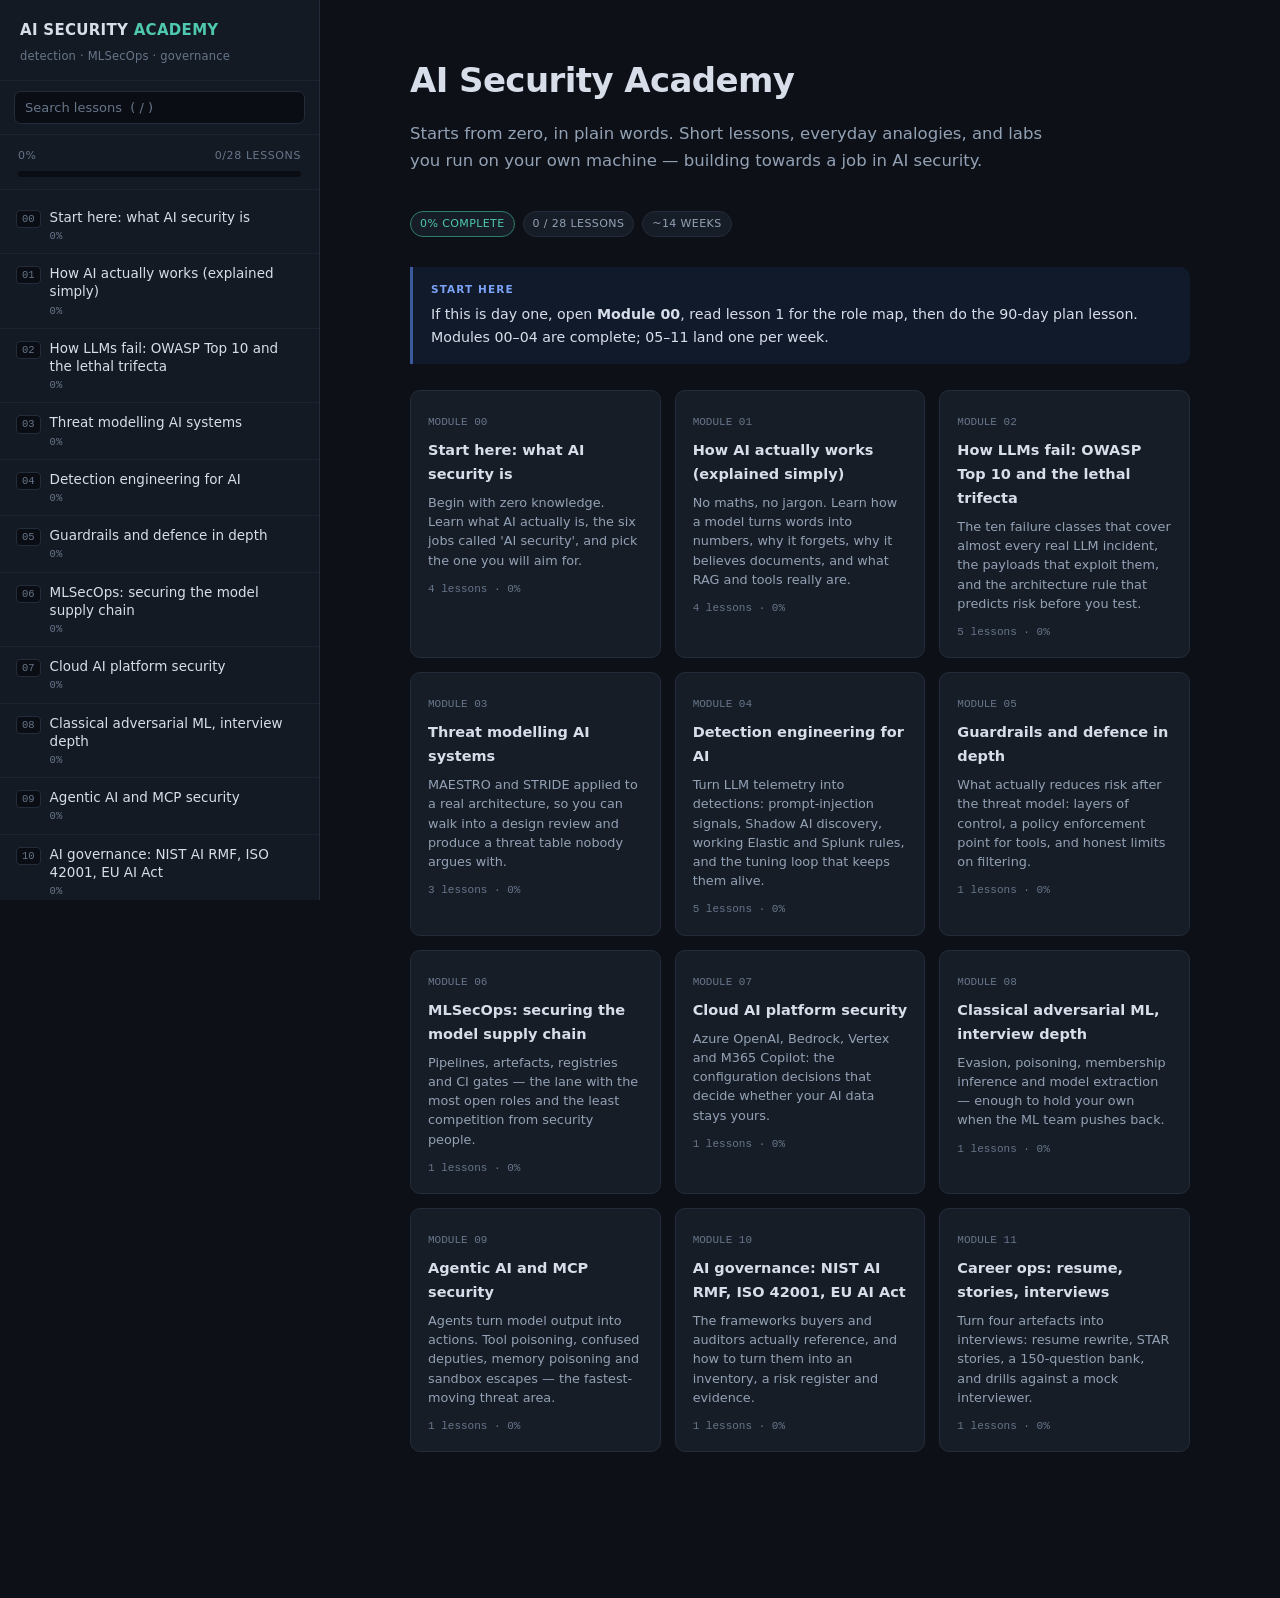
<file: index.html>
<!DOCTYPE html>
<html lang="en">
<head>
<meta charset="utf-8">
<meta name="viewport" content="width=device-width, initial-scale=1">
<title>AI Security Academy</title>
<meta name="description" content="A hands-on curriculum for AI security engineering: detection, MLSecOps, governance and offensive testing.">
<link rel="stylesheet" href="assets/css/site.css">
<link rel="icon" href="data:image/svg+xml,<svg xmlns='http://www.w3.org/2000/svg' viewBox='0 0 100 100'><text y='.9em' font-size='90'>🛡️</text></svg>">
</head>
<body>
<div class="app">

  <aside class="sidebar">
    <div class="brand">
      <h1>AI Security <span>Academy</span></h1>
      <p>detection · MLSecOps · governance</p>
    </div>

    <div class="search-wrap">
      <input id="search" type="search" placeholder="Search lessons  ( / )" autocomplete="off" spellcheck="false">
    </div>

    <div class="progress-wrap">
      <div class="progress-label">
        <span id="pctText">0%</span>
        <span id="pctCount">0/0 lessons</span>
      </div>
      <div class="progress-bar"><div id="pctFill"></div></div>
    </div>

    <nav class="nav" id="nav"></nav>
  </aside>

  <div class="main">
    <div class="topbar">
      <button id="menuBtn" type="button">☰ Modules</button>
      <a href="#/" style="font-size:13px;color:var(--text-dim)">Index</a>
    </div>
    <main class="article" id="article"></main>
  </div>

</div>

<!-- content modules: plain JS so the site works from file:// with no server -->
<script src="content/_registry.js"></script>
<script src="content/m00-orientation.js"></script>
<script src="content/m01-llm-internals.js"></script>
<script src="content/m02-failure-modes.js"></script>
<script src="content/m03-threat-modelling.js"></script>
<script src="content/m04-detection.js"></script>
<script src="content/m05-m11-stubs.js"></script>
<script src="assets/js/app.js"></script>
</body>
</html>
</file>
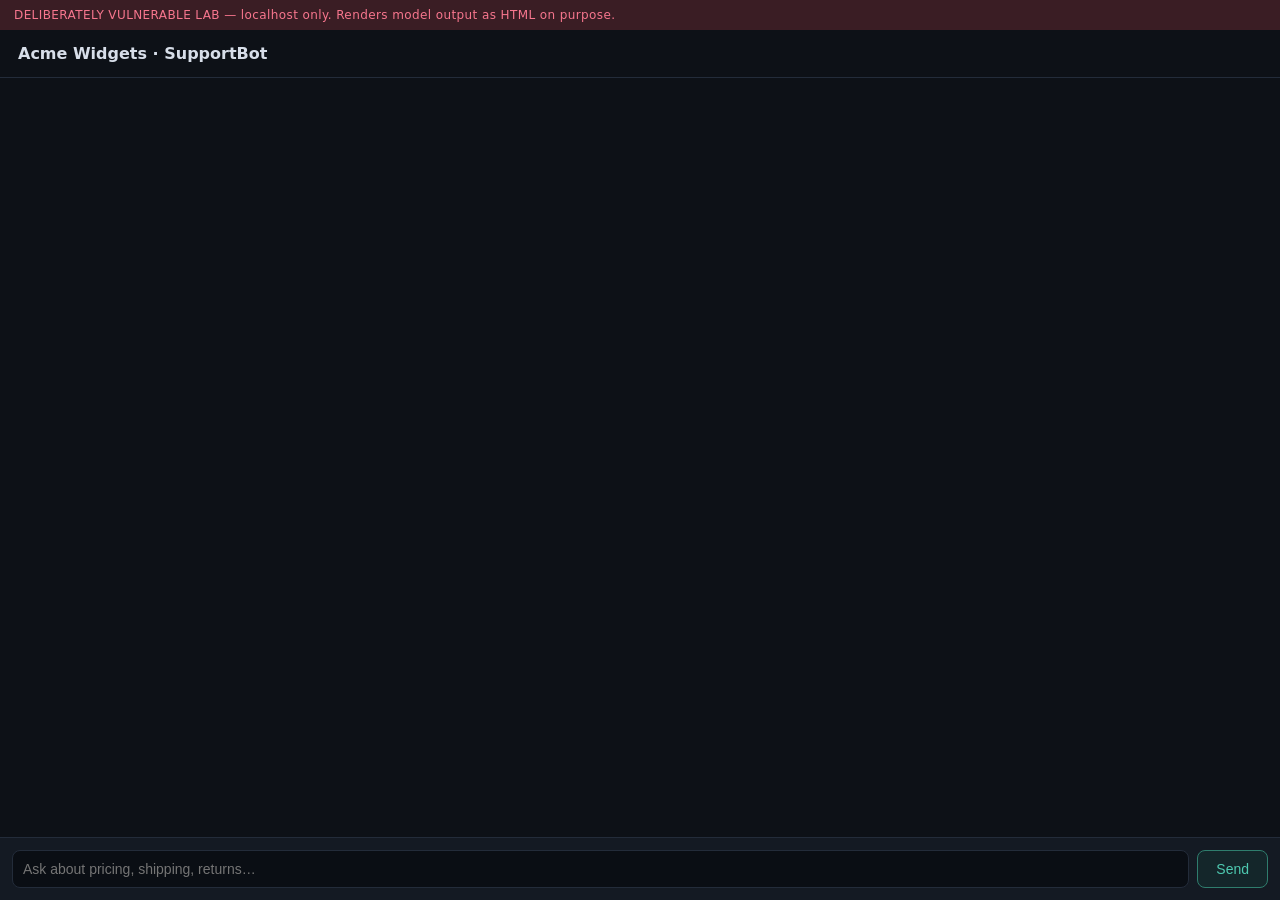
<file: labs/toy-target/ui.html>
<!DOCTYPE html>
<html lang="en">
<head>
<meta charset="utf-8">
<title>Acme SupportBot (lab)</title>
<style>
  :root { color-scheme: dark; }
  body { margin:0; font-family: "Segoe UI", system-ui, sans-serif; background:#0d1117; color:#d7dee9; }
  .warn { background:#3a1d24; color:#f7768e; padding:8px 14px; font-size:12px; letter-spacing:.4px; }
  header { padding:14px 18px; border-bottom:1px solid #232c3a; font-weight:600; }
  #log { padding:18px; max-width:760px; }
  .msg { margin-bottom:16px; padding:12px 14px; border-radius:10px; max-width:90%; font-size:14px; line-height:1.55; }
  .user { background:#1b2a3a; margin-left:auto; }
  .bot { background:#141a23; border:1px solid #232c3a; }
  .bot img { max-width:100%; }
  .role { font-size:10px; text-transform:uppercase; letter-spacing:1px; color:#67758a; margin-bottom:4px; }
  form { position:fixed; bottom:0; left:0; right:0; display:flex; gap:8px; padding:12px; background:#141a23; border-top:1px solid #232c3a; }
  input { flex:1; padding:10px; border-radius:8px; border:1px solid #232c3a; background:#0a0e14; color:#d7dee9; font-size:14px; }
  button { padding:10px 18px; border-radius:8px; border:1px solid #2f7d6d; background:#14262a; color:#4ec9b0; font-size:14px; cursor:pointer; }
  .meta { font-size:11px; color:#67758a; margin-top:6px; }
</style>
</head>
<body>
<div class="warn">DELIBERATELY VULNERABLE LAB — localhost only. Renders model output as HTML on purpose.</div>
<header>Acme Widgets · SupportBot</header>
<div id="log"></div>
<form id="f">
  <input id="q" placeholder="Ask about pricing, shipping, returns…" autocomplete="off">
  <button>Send</button>
</form>
<script>
const log = document.getElementById("log");
const f = document.getElementById("f");
const q = document.getElementById("q");

// Intentionally unsafe: markdown-ish renderer that allows remote images.
function render(text) {
  return text
    .replace(/&/g, "&amp;").replace(/</g, "&lt;").replace(/>/g, "&gt;")
    .replace(/\*\*([^*]+)\*\*/g, "<b>$1</b>")
    .replace(/`([^`]+)`/g, "<code>$1</code>")
    .replace(/!\[([^\]]*)\]\((https?:\/\/[^)\s]+)\)/g, '<img alt="$1" src="$2">')
    .replace(/\n/g, "<br>");
}

function add(role, html, meta) {
  const d = document.createElement("div");
  d.className = "msg " + role;
  d.innerHTML = '<div class="role">' + role + "</div>" + html +
                (meta ? '<div class="meta">' + meta + "</div>" : "");
  log.appendChild(d);
  d.scrollIntoView({ behavior: "smooth", block: "end" });
}

f.addEventListener("submit", async (e) => {
  e.preventDefault();
  const msg = q.value.trim();
  if (!msg) return;
  q.value = "";
  add("user", render(msg));
  add("bot", "<i>thinking…</i>");
  const last = log.lastElementChild;
  try {
    const r = await fetch("/chat", {
      method: "POST",
      headers: { "Content-Type": "application/json" },
      body: JSON.stringify({ user: "ui-user", message: msg }),
    });
    const j = await r.json();
    last.innerHTML = '<div class="role">bot</div>' + render(j.answer || JSON.stringify(j));
    const docs = (j.retrieved || []).map(c => c.id).join(", ");
    last.innerHTML += '<div class="meta">retrieved: ' + (docs || "none") +
      (j.tool ? " · tool: " + j.tool.tool + " → " + j.tool.url : "") + "</div>";
  } catch (err) {
    last.innerHTML = '<div class="role">bot</div><span style="color:#f7768e">' + err + "</span>";
  }
});
</script>
</body>
</html>
</file>
<file: assets/css/site.css>
/* AI Security Academy — offline-first stylesheet */
:root {
  --bg: #0d1117;
  --bg-soft: #141a23;
  --bg-card: #161d27;
  --bg-code: #0a0e14;
  --border: #232c3a;
  --border-soft: #1b2331;
  --text: #d7dee9;
  --text-dim: #93a1b5;
  --text-faint: #67758a;
  --accent: #4ec9b0;
  --accent-dim: #2f7d6d;
  --accent-2: #7aa2f7;
  --warn: #e0af68;
  --danger: #f7768e;
  --ok: #9ece6a;
  --radius: 10px;
  --mono: ui-monospace, "Cascadia Code", "JetBrains Mono", Consolas, monospace;
  --sans: "Segoe UI", Inter, system-ui, -apple-system, sans-serif;
  --sidebar-w: 320px;
}

* { box-sizing: border-box; }

html, body {
  margin: 0;
  padding: 0;
  background: var(--bg);
  color: var(--text);
  font-family: var(--sans);
  font-size: 16px;
  line-height: 1.65;
  -webkit-font-smoothing: antialiased;
}

a { color: var(--accent-2); text-decoration: none; }
a:hover { text-decoration: underline; }

/* ---------- layout ---------- */
.app { display: flex; min-height: 100vh; }

.sidebar {
  width: var(--sidebar-w);
  flex: 0 0 var(--sidebar-w);
  background: var(--bg-soft);
  border-right: 1px solid var(--border);
  height: 100vh;
  position: sticky;
  top: 0;
  display: flex;
  flex-direction: column;
  overflow: hidden;
}

.brand {
  padding: 18px 20px 14px;
  border-bottom: 1px solid var(--border-soft);
}
.brand h1 {
  font-size: 15px;
  margin: 0;
  letter-spacing: .3px;
  text-transform: uppercase;
  color: var(--text);
}
.brand h1 span { color: var(--accent); }
.brand p {
  margin: 4px 0 0;
  font-size: 11.5px;
  color: var(--text-faint);
  letter-spacing: .2px;
}

.search-wrap { padding: 10px 14px; border-bottom: 1px solid var(--border-soft); }
.search-wrap input {
  width: 100%;
  background: var(--bg-code);
  border: 1px solid var(--border);
  color: var(--text);
  border-radius: 7px;
  padding: 8px 10px;
  font-size: 13px;
  font-family: var(--sans);
  outline: none;
}
.search-wrap input:focus { border-color: var(--accent-dim); }
.search-wrap input::placeholder { color: var(--text-faint); }

.progress-wrap { padding: 12px 18px; border-bottom: 1px solid var(--border-soft); }
.progress-label {
  display: flex;
  justify-content: space-between;
  font-size: 11px;
  color: var(--text-faint);
  text-transform: uppercase;
  letter-spacing: .6px;
  margin-bottom: 6px;
}
.progress-bar { height: 6px; background: var(--bg-code); border-radius: 99px; overflow: hidden; }
.progress-bar > div {
  height: 100%;
  width: 0%;
  background: linear-gradient(90deg, var(--accent-dim), var(--accent));
  border-radius: 99px;
  transition: width .3s ease;
}

.nav { overflow-y: auto; padding: 8px 0 40px; flex: 1; }
.nav::-webkit-scrollbar { width: 8px; }
.nav::-webkit-scrollbar-thumb { background: #263040; border-radius: 8px; }

.nav-module { border-bottom: 1px solid var(--border-soft); }
.nav-module > button {
  width: 100%;
  background: none;
  border: 0;
  color: var(--text);
  text-align: left;
  padding: 10px 16px;
  display: flex;
  gap: 9px;
  align-items: flex-start;
  cursor: pointer;
  font-family: var(--sans);
  font-size: 13.5px;
  line-height: 1.35;
}
.nav-module > button:hover { background: #182231; }
.nav-module.open > button { color: var(--accent); }
.nav-num {
  font-family: var(--mono);
  font-size: 10.5px;
  color: var(--text-faint);
  background: var(--bg-code);
  border: 1px solid var(--border);
  border-radius: 4px;
  padding: 1px 5px;
  margin-top: 2px;
  flex: 0 0 auto;
}
.nav-module.open .nav-num { color: var(--accent); border-color: var(--accent-dim); }
.nav-title { flex: 1; }
.nav-pct { font-size: 10.5px; color: var(--text-faint); font-family: var(--mono); margin-top: 3px; }

.nav-lessons { display: none; padding: 0 0 8px; }
.nav-module.open .nav-lessons { display: block; }
.nav-lessons a {
  display: flex;
  gap: 8px;
  align-items: baseline;
  padding: 6px 16px 6px 38px;
  font-size: 12.5px;
  color: var(--text-dim);
  border-left: 2px solid transparent;
}
.nav-lessons a:hover { background: #182231; text-decoration: none; color: var(--text); }
.nav-lessons a.active {
  color: var(--accent);
  border-left-color: var(--accent);
  background: #14202b;
}
.nav-lessons a .tick { font-size: 11px; color: var(--ok); flex: 0 0 auto; }
.nav-lessons a .tick.pending { color: #2c3644; }

/* ---------- main ---------- */
.main { flex: 1; min-width: 0; }
.topbar {
  display: none;
  align-items: center;
  gap: 12px;
  padding: 10px 16px;
  background: var(--bg-soft);
  border-bottom: 1px solid var(--border);
  position: sticky;
  top: 0;
  z-index: 30;
}
.topbar button {
  background: var(--bg-code);
  border: 1px solid var(--border);
  color: var(--text);
  border-radius: 7px;
  padding: 6px 12px;
  font-size: 13px;
  cursor: pointer;
}

.article {
  max-width: 860px;
  margin: 0 auto;
  padding: 44px 40px 120px;
  animation: fade .18s ease;
}
@keyframes fade { from { opacity: 0; transform: translateY(3px); } to { opacity: 1; transform: none; } }

.crumbs {
  font-size: 11.5px;
  letter-spacing: .5px;
  text-transform: uppercase;
  color: var(--text-faint);
  margin-bottom: 12px;
}
.crumbs b { color: var(--accent); font-weight: 600; }

.article h2.title {
  font-size: 31px;
  line-height: 1.2;
  margin: 0 0 10px;
  letter-spacing: -.4px;
}
.meta { display: flex; flex-wrap: wrap; gap: 8px; margin: 14px 0 30px; }
.chip {
  font-size: 11px;
  letter-spacing: .4px;
  text-transform: uppercase;
  color: var(--text-dim);
  background: var(--bg-card);
  border: 1px solid var(--border);
  padding: 3px 9px;
  border-radius: 99px;
}
.chip.accent { color: var(--accent); border-color: var(--accent-dim); }
.chip.warn { color: var(--warn); border-color: #4a3f22; }

.article h3 {
  font-size: 20px;
  margin: 38px 0 12px;
  color: #eaf1fb;
  letter-spacing: -.2px;
}
.article h4 { font-size: 15.5px; margin: 26px 0 8px; color: var(--accent); }
.article p { margin: 0 0 14px; }
.article ul, .article ol { margin: 0 0 16px; padding-left: 22px; }
.article li { margin-bottom: 7px; }
.article li::marker { color: var(--accent-dim); }
.article strong { color: #f2f7ff; font-weight: 600; }
.article code {
  font-family: var(--mono);
  font-size: 12.8px;
  background: #1b2531;
  border: 1px solid var(--border);
  border-radius: 4px;
  padding: 1px 5px;
  color: #b8e6dc;
}

pre {
  background: var(--bg-code);
  border: 1px solid var(--border);
  border-radius: var(--radius);
  padding: 14px 16px;
  overflow-x: auto;
  margin: 0 0 18px;
  position: relative;
}
pre code {
  background: none;
  border: 0;
  padding: 0;
  font-size: 12.6px;
  line-height: 1.6;
  color: #c8d3e0;
}
pre .lang {
  position: absolute;
  top: 7px;
  right: 10px;
  font-size: 9.5px;
  letter-spacing: 1px;
  text-transform: uppercase;
  color: var(--text-faint);
}

table { width: 100%; border-collapse: collapse; margin: 0 0 20px; font-size: 13.5px; }
th {
  text-align: left;
  padding: 9px 12px;
  background: var(--bg-card);
  border: 1px solid var(--border);
  color: var(--accent);
  font-size: 11.5px;
  letter-spacing: .6px;
  text-transform: uppercase;
  font-weight: 600;
}
td { padding: 9px 12px; border: 1px solid var(--border); vertical-align: top; }
tr:nth-child(even) td { background: #121822; }

.callout {
  border-left: 3px solid var(--accent-dim);
  background: #111c1a;
  border-radius: 0 var(--radius) var(--radius) 0;
  padding: 14px 18px;
  margin: 0 0 20px;
  font-size: 14.2px;
}
.callout .tagline {
  display: block;
  font-size: 10.5px;
  letter-spacing: 1.1px;
  text-transform: uppercase;
  color: var(--accent);
  margin-bottom: 5px;
  font-weight: 700;
}
.callout.warn { border-color: #8a6a2f; background: #1d1a12; }
.callout.warn .tagline { color: var(--warn); }
.callout.danger { border-color: #8a3a47; background: #1e1216; }
.callout.danger .tagline { color: var(--danger); }
.callout.lab { border-color: #3b5a9e; background: #111a2b; }
.callout.lab .tagline { color: var(--accent-2); }
.callout p:last-child { margin-bottom: 0; }

/* ---------- quiz ---------- */
.quiz {
  margin: 40px 0 0;
  border: 1px solid var(--border);
  border-radius: var(--radius);
  background: var(--bg-card);
  overflow: hidden;
}
.quiz-head {
  display: flex;
  justify-content: space-between;
  align-items: center;
  padding: 13px 18px;
  border-bottom: 1px solid var(--border);
  font-size: 11px;
  letter-spacing: 1px;
  text-transform: uppercase;
  color: var(--text-dim);
}
.quiz-head b { color: var(--accent); }
.q { padding: 18px; border-bottom: 1px solid var(--border-soft); }
.q:last-of-type { border-bottom: 0; }
.q-text { font-size: 14.5px; margin-bottom: 12px; color: #eaf1fb; font-weight: 500; }
.opt {
  display: flex;
  gap: 10px;
  align-items: flex-start;
  padding: 9px 12px;
  border: 1px solid var(--border);
  border-radius: 7px;
  margin-bottom: 7px;
  cursor: pointer;
  font-size: 13.6px;
  color: var(--text-dim);
  transition: border-color .12s, background .12s;
}
.opt:hover { border-color: #33435c; background: #182231; }
.opt .key {
  font-family: var(--mono);
  font-size: 11px;
  border: 1px solid var(--border);
  border-radius: 4px;
  padding: 0 5px;
  color: var(--text-faint);
  flex: 0 0 auto;
  margin-top: 2px;
}
.opt.correct { border-color: #3f6b3a; background: #16210f; color: #d6f0c8; }
.opt.correct .key { color: var(--ok); border-color: #3f6b3a; }
.opt.wrong { border-color: #7a3542; background: #1f1316; color: #f6c9d0; }
.opt.wrong .key { color: var(--danger); border-color: #7a3542; }
.opt.locked { cursor: default; }
.why {
  display: none;
  margin-top: 10px;
  font-size: 13px;
  color: var(--text-dim);
  border-left: 2px solid var(--accent-dim);
  padding-left: 12px;
}
.why.show { display: block; }
.quiz-foot {
  display: flex;
  justify-content: space-between;
  align-items: center;
  gap: 14px;
  padding: 14px 18px;
  border-top: 1px solid var(--border);
  background: #121924;
  font-size: 13px;
}
.btn {
  font-family: var(--sans);
  font-size: 13px;
  padding: 8px 16px;
  border-radius: 7px;
  border: 1px solid var(--accent-dim);
  background: #14262a;
  color: var(--accent);
  cursor: pointer;
  transition: background .12s;
}
.btn:hover { background: #1a3236; }
.btn.ghost { border-color: var(--border); background: transparent; color: var(--text-dim); }
.btn.ghost:hover { background: #1b2331; }
.btn:disabled { opacity: .45; cursor: not-allowed; }

.done-banner {
  display: none;
  margin-top: 18px;
  padding: 12px 16px;
  border-radius: var(--radius);
  background: #14251a;
  border: 1px solid #2f5a34;
  color: #c9e8bf;
  font-size: 13.5px;
}
.done-banner.show { display: block; }

.pager {
  display: flex;
  justify-content: space-between;
  gap: 14px;
  margin-top: 46px;
  border-top: 1px solid var(--border);
  padding-top: 22px;
}
.pager a {
  flex: 1;
  border: 1px solid var(--border);
  border-radius: var(--radius);
  padding: 12px 16px;
  background: var(--bg-card);
}
.pager a:hover { border-color: var(--accent-dim); text-decoration: none; }
.pager .dir { display: block; font-size: 10.5px; letter-spacing: 1px; text-transform: uppercase; color: var(--text-faint); margin-bottom: 3px; }
.pager .lbl { font-size: 13.5px; color: var(--text); }
.pager a.next { text-align: right; }
.pager .spacer { flex: 1; }

/* ---------- hub / landing ---------- */
.hero { padding: 8px 0 8px; }
.hero h2 { font-size: 34px; margin: 0 0 12px; letter-spacing: -.6px; }
.hero p.lede { font-size: 16.5px; color: var(--text-dim); max-width: 660px; }
.cards { display: grid; grid-template-columns: repeat(auto-fill, minmax(250px, 1fr)); gap: 14px; margin: 26px 0; }
.card {
  border: 1px solid var(--border);
  border-radius: var(--radius);
  background: var(--bg-card);
  padding: 16px 17px;
  display: block;
}
.card:hover { border-color: var(--accent-dim); text-decoration: none; }
.card .n { font-family: var(--mono); font-size: 11px; color: var(--text-faint); }
.card h4 { margin: 6px 0 6px; font-size: 14.5px; color: var(--text); }
.card p { margin: 0; font-size: 12.8px; color: var(--text-dim); line-height: 1.5; }
.card .st { margin-top: 10px; font-size: 11px; color: var(--text-faint); font-family: var(--mono); }

.search-results { list-style: none; padding: 0; }
.search-results li { margin-bottom: 10px; }
.search-results a { font-size: 14px; }
.search-results .snip { font-size: 12.5px; color: var(--text-dim); margin-top: 2px; }

/* ---------- responsive ---------- */
@media (max-width: 900px) {
  .sidebar {
    position: fixed;
    z-index: 50;
    left: 0;
    top: 0;
    transform: translateX(-100%);
    transition: transform .2s ease;
    width: 290px;
    flex-basis: 290px;
    box-shadow: 20px 0 40px rgba(0,0,0,.5);
  }
  .sidebar.open { transform: none; }
  .topbar { display: flex; }
  .article { padding: 26px 20px 100px; }
  .article h2.title { font-size: 25px; }
  table { font-size: 12.5px; }
  th, td { padding: 7px 9px; }
}

@media print {
  .sidebar, .topbar, .pager { display: none; }
  body { background: #fff; color: #111; }
  .article { max-width: 100%; padding: 0; }
  pre { background: #f5f5f5; border-color: #ccc; }
  .article code { background: #eee; color: #111; }
  .callout { background: #f7f7f7; }
  th { background: #eee; color: #111; }
  tr:nth-child(even) td { background: #fafafa; }
  a { color: #0645ad; }
}
</file>
